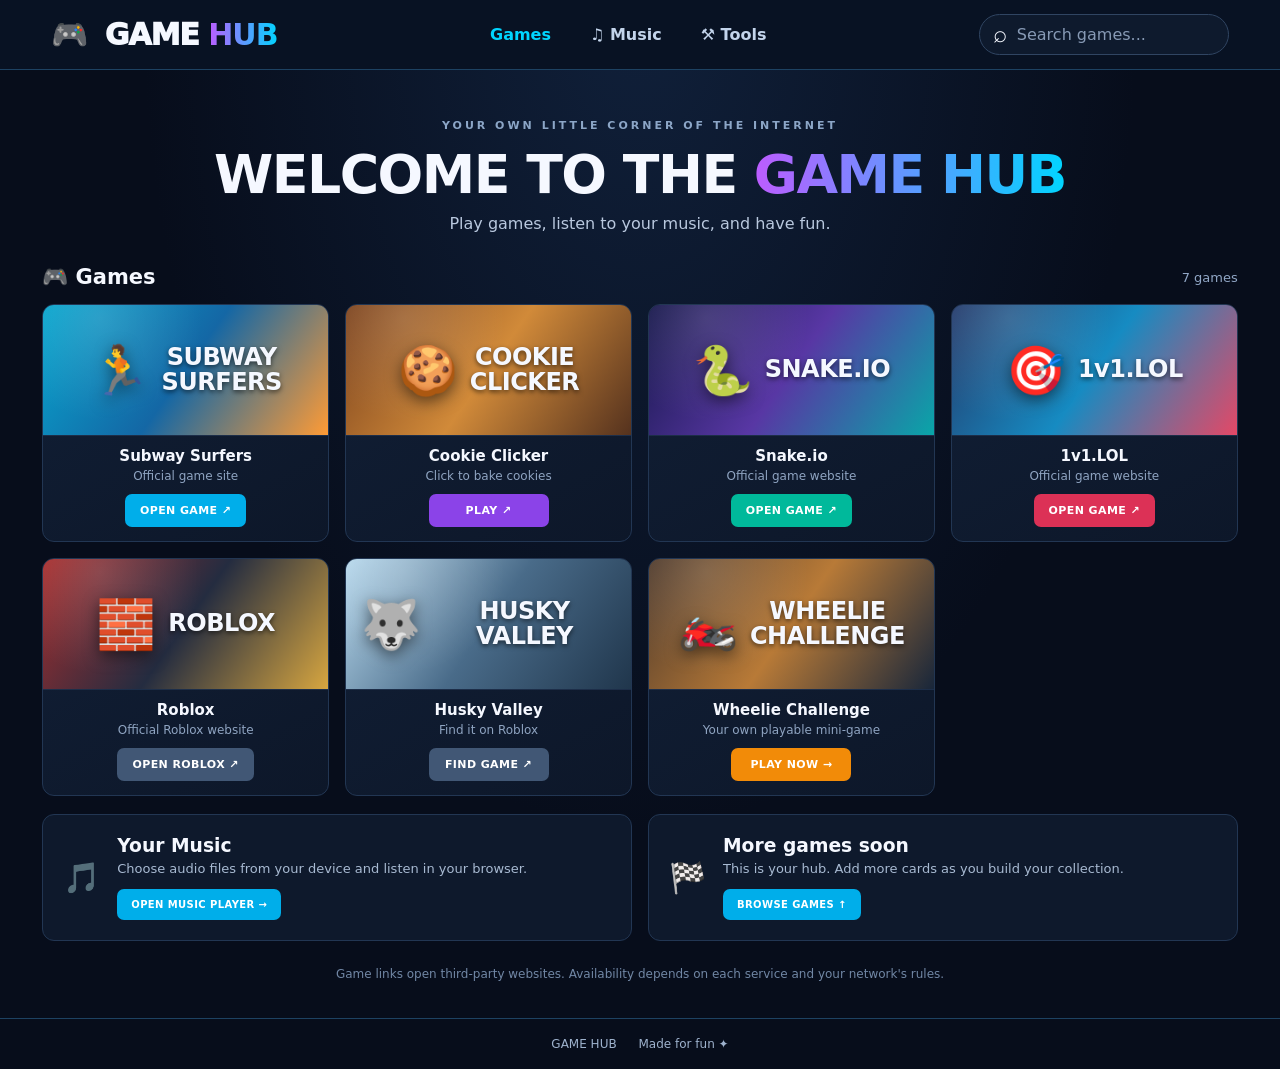
<file: index.html>
<!doctype html>
<html lang="en">
<head>
  <meta charset="utf-8">
  <meta name="viewport" content="width=device-width, initial-scale=1">
  <title>Game Hub</title>
  <link rel="stylesheet" href="style.css">
</head>
<body>
<header class="topbar">
  <a class="brand" href="index.html"><span class="brand-icon">🎮</span> GAME <b>HUB</b></a>
  <nav><a class="active" href="#games">Games</a><a href="music.html">♫ Music</a><a href="#tools">⚒ Tools</a></nav>
  <label class="search"><span>⌕</span><input id="search" type="search" placeholder="Search games..." aria-label="Search games"></label>
</header>
<main>
  <section class="hero">
    <p class="eyebrow">YOUR OWN LITTLE CORNER OF THE INTERNET</p>
    <h1>WELCOME TO THE <span>GAME HUB</span></h1>
    <p>Play games, listen to your music, and have fun.</p>
  </section>
  <section id="games">
    <div class="section-heading"><h2>🎮 Games</h2><span id="count">7 games</span></div>
    <div class="game-grid" id="gameGrid">
      <article class="game-card" data-name="subway surfers">
        <div class="art art-subway"><span>🏃</span><strong>SUBWAY<br>SURFERS</strong></div>
        <div class="card-info"><h3>Subway Surfers</h3><p>Official game site</p><a class="play" href="https://subwaysurfers.com/" target="_blank" rel="noopener">OPEN GAME ↗</a></div>
      </article>
      <article class="game-card" data-name="cookie clicker">
        <div class="art art-cookie"><span>🍪</span><strong>COOKIE<br>CLICKER</strong></div>
        <div class="card-info"><h3>Cookie Clicker</h3><p>Click to bake cookies</p><a class="play purple" href="https://orteil.dashnet.org/cookieclicker/" target="_blank" rel="noopener">PLAY ↗</a></div>
      </article>
      <article class="game-card" data-name="snake io snakeio">
        <div class="art art-snake"><span>🐍</span><strong>SNAKE.IO</strong></div>
        <div class="card-info"><h3>Snake.io</h3><p>Official game website</p><a class="play green" href="https://snake.io/" target="_blank" rel="noopener">OPEN GAME ↗</a></div>
      </article>
      <article class="game-card" data-name="1v1 lol 1v1lol">
        <div class="art art-shooter"><span>🎯</span><strong>1v1.LOL</strong></div>
        <div class="card-info"><h3>1v1.LOL</h3><p>Official game website</p><a class="play red" href="https://1v1.lol/" target="_blank" rel="noopener">OPEN GAME ↗</a></div>
      </article>
      <article class="game-card" data-name="roblox">
        <div class="art art-roblox"><span>🧱</span><strong>ROBLOX</strong></div>
        <div class="card-info"><h3>Roblox</h3><p>Official Roblox website</p><a class="play slate" href="https://www.roblox.com/" target="_blank" rel="noopener">OPEN ROBLOX ↗</a></div>
      </article>
      <article class="game-card" data-name="husky valley husky valley roblox">
        <div class="art art-husky"><span>🐺</span><strong>HUSKY VALLEY</strong></div>
        <div class="card-info"><h3>Husky Valley</h3><p>Find it on Roblox</p><a class="play slate" href="https://www.roblox.com/discover/" target="_blank" rel="noopener">FIND GAME ↗</a></div>
      </article>
      <article class="game-card" data-name="wheelie motorcycle bike">
        <div class="art art-wheelie"><span>🏍️</span><strong>WHEELIE<br>CHALLENGE</strong></div>
        <div class="card-info"><h3>Wheelie Challenge</h3><p>Your own playable mini-game</p><a class="play orange" href="wheelie.html">PLAY NOW →</a></div>
      </article>
    </div>
    <p class="empty hidden" id="empty">No games match your search.</p>
  </section>
  <section class="feature-row" id="tools">
    <div class="feature"><span class="feature-icon">🎵</span><div><h3>Your Music</h3><p>Choose audio files from your device and listen in your browser.</p><a class="small-btn" href="music.html">OPEN MUSIC PLAYER →</a></div></div>
    <div class="feature"><span class="feature-icon">🏁</span><div><h3>More games soon</h3><p>This is your hub. Add more cards as you build your collection.</p><a class="small-btn" href="#games">BROWSE GAMES ↑</a></div></div>
  </section>
  <p class="note">Game links open third-party websites. Availability depends on each service and your network's rules.</p>
</main>
<footer>GAME HUB <span>Made for fun ✦</span></footer>
<script>
const search = document.getElementById('search');
const cards = [...document.querySelectorAll('.game-card')];
search.addEventListener('input', () => {
  const q = search.value.trim().toLowerCase();
  let shown = 0;
  cards.forEach(card => {
    const match = card.dataset.name.includes(q);
    card.classList.toggle('hidden', !match);
    if (match) shown++;
  });
  document.getElementById('count').textContent = shown + (shown === 1 ? ' game' : ' games');
  document.getElementById('empty').classList.toggle('hidden', shown !== 0);
});
</script>
</body>
</html>
</file>
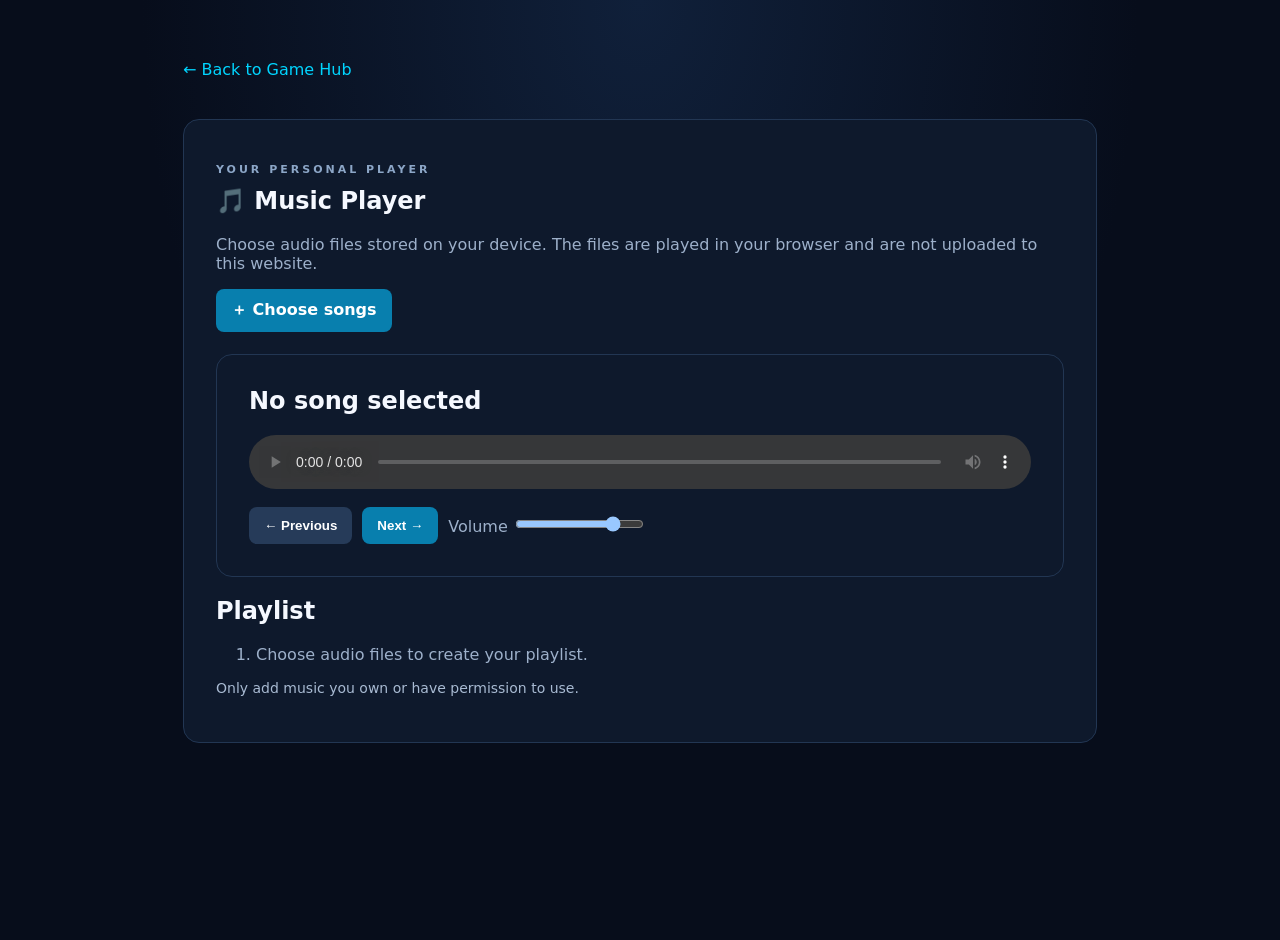
<file: music.html>
<!doctype html>
<html lang="en"><head><meta charset="utf-8"><meta name="viewport" content="width=device-width, initial-scale=1"><title>Music Player - Game Hub</title><link rel="stylesheet" href="style.css"></head>
<body><div class="page-wrap"><a class="back" href="index.html">← Back to Game Hub</a><section class="panel"><p class="eyebrow">YOUR PERSONAL PLAYER</p><h1>🎵 Music Player</h1><p class="muted">Choose audio files stored on your device. The files are played in your browser and are not uploaded to this website.</p>
<label class="file-label" for="songs" style="display:inline-block">＋ Choose songs</label><input id="songs" type="file" accept="audio/*" multiple style="display:none">
<div class="panel" style="margin-top:22px"><h2 id="trackTitle">No song selected</h2><audio id="audio" controls style="width:100%"></audio><div class="controls" style="margin-top:14px"><button id="prev" class="secondary">← Previous</button><button id="next">Next →</button><label class="muted">Volume <input id="volume" type="range" min="0" max="1" step=".05" value=".8"></label></div></div>
<h2>Playlist</h2><ol id="playlist" class="muted"><li>Choose audio files to create your playlist.</li></ol><p class="status">Only add music you own or have permission to use.</p></section></div>
<script>
const picker=document.getElementById('songs'),audio=document.getElementById('audio'),title=document.getElementById('trackTitle'),list=document.getElementById('playlist'),volume=document.getElementById('volume');
let tracks=[],current=0,urls=[];
picker.addEventListener('change',()=>{urls.forEach(URL.revokeObjectURL);tracks=[...picker.files];urls=tracks.map(f=>URL.createObjectURL(f));current=0;render();if(tracks.length)play(0)});
function render(){list.innerHTML='';if(!tracks.length){list.innerHTML='<li>Choose audio files to create your playlist.</li>';title.textContent='No song selected';return}tracks.forEach((f,i)=>{const li=document.createElement('li');const b=document.createElement('button');b.className='secondary';b.style.margin='5px';b.textContent=f.name;b.addEventListener('click',()=>play(i));li.appendChild(b);list.appendChild(li)})}
function play(i){if(!tracks.length)return;current=(i+tracks.length)%tracks.length;audio.src=urls[current];title.textContent=tracks[current].name;audio.play().catch(()=>{});renderActive()}
function renderActive(){[...list.children].forEach((li,i)=>{const b=li.querySelector('button');if(b)b.style.outline=i===current?'2px solid #00d5ff':''})}
document.getElementById('prev').onclick=()=>play(current-1);document.getElementById('next').onclick=()=>play(current+1);audio.addEventListener('ended',()=>play(current+1));volume.addEventListener('input',()=>audio.volume=Number(volume.value));audio.volume=.8;
</script></body></html>
</file>
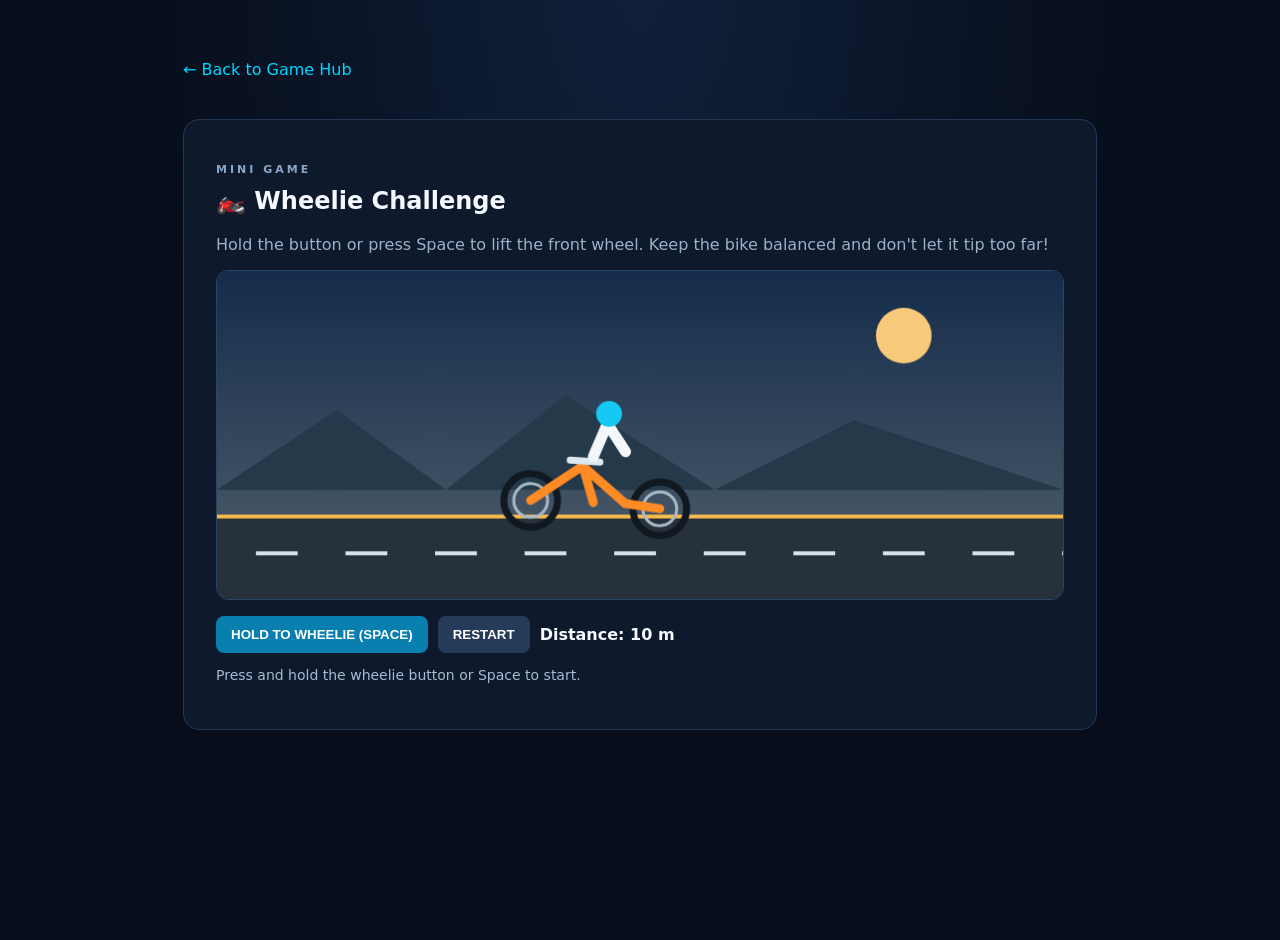
<file: wheelie.html>
<!doctype html>
<html lang="en"><head><meta charset="utf-8"><meta name="viewport" content="width=device-width, initial-scale=1"><title>Wheelie Challenge</title><link rel="stylesheet" href="style.css"></head>
<body><div class="page-wrap"><a class="back" href="index.html">← Back to Game Hub</a><section class="panel"><p class="eyebrow">MINI GAME</p><h1>🏍️ Wheelie Challenge</h1><p class="muted">Hold the button or press Space to lift the front wheel. Keep the bike balanced and don't let it tip too far!</p>
<div style="background:#07101d;border:1px solid #2b4565;border-radius:12px;overflow:hidden"><canvas id="game" width="850" height="330" style="display:block;width:100%;height:auto;touch-action:manipulation"></canvas></div>
<div class="controls" style="margin-top:16px"><button id="wheelie">HOLD TO WHEELIE (SPACE)</button><button class="secondary" id="restart">RESTART</button><strong id="score">Distance: 0 m</strong></div><p class="status" id="status">Press and hold the wheelie button or Space to start.</p></section></div><script src="wheelie.js"></script></body></html>
</file>
<file: style.css>
*{box-sizing:border-box} :root{color-scheme:dark;--bg:#070d1b;--panel:#101b30;--line:#223653;--cyan:#00d5ff;--purple:#a855f7;--muted:#9db0ca}
body{margin:0;background:radial-gradient(ellipse at top,#10203a 0,#070d1b 55%);color:#f5f8ff;font-family:Inter,ui-sans-serif,system-ui,-apple-system,Segoe UI,sans-serif;min-height:100vh}
a{color:inherit;text-decoration:none}.topbar{height:auto;min-height:70px;padding:14px clamp(16px,4vw,54px);display:flex;align-items:center;justify-content:space-between;gap:24px;border-bottom:1px solid #1d4262;background:#081223;position:sticky;top:0;z-index:5}
.brand{font-size:clamp(20px,2.4vw,30px);font-weight:950;letter-spacing:-1px;white-space:nowrap}.brand-icon{margin-right:8px}.brand b,.hero h1 span{background:linear-gradient(90deg,#bd5cff,#00d5ff);-webkit-background-clip:text;background-clip:text;color:transparent}
nav{display:flex;gap:clamp(12px,3vw,35px);font-weight:700;color:#c3d4eb}nav a{padding:10px 2px}nav a:hover,nav .active{color:var(--cyan)}
.search{display:flex;align-items:center;gap:8px;background:#0e1a2d;border:1px solid #304562;border-radius:25px;padding:9px 13px;min-width:170px;max-width:250px;width:23%}.search span{font-size:24px;line-height:15px}.search input{min-width:0;width:100%;background:transparent;border:0;outline:0;color:white;font:inherit}.search input::placeholder{color:#879ab5}
main{max-width:1440px;margin:auto;padding:0 clamp(16px,3.3vw,46px)}.hero{text-align:center;padding:38px 12px 24px}.eyebrow{font-size:11px;letter-spacing:3px;color:#8ca6c7;font-weight:800}.hero h1{font-size:clamp(27px,4.2vw,54px);line-height:1.08;margin:14px 0 10px;letter-spacing:-1.5px}.hero p:last-child{color:#b9c8de;margin:0}
.section-heading{display:flex;align-items:center;justify-content:space-between;margin:8px 0 15px}.section-heading h2{font-size:21px;margin:0}.section-heading span{color:#91a7c6;font-size:13px}
.game-grid{display:grid;grid-template-columns:repeat(4,minmax(0,1fr));gap:16px}.game-card{border:1px solid var(--line);border-radius:12px;overflow:hidden;background:linear-gradient(150deg,#111f36,#0d1729);transition:transform .18s,border-color .18s}.game-card:hover{transform:translateY(-3px);border-color:#4b7aab}.art{height:130px;display:flex;align-items:center;justify-content:center;gap:12px;padding:15px;text-align:center;position:relative;overflow:hidden}.art:before{content:"";position:absolute;inset:0;background:radial-gradient(circle at 20% 10%,#ffffff22,transparent 40%)}.art span{font-size:48px;filter:drop-shadow(0 5px 8px #0008)}.art strong{font-size:clamp(17px,2vw,24px);line-height:1.05;text-shadow:0 2px 5px #0009;letter-spacing:-.5px}.art-subway{background:linear-gradient(125deg,#07a6ce,#1467a5,#ff9b35)}.art-cookie{background:linear-gradient(125deg,#7c431e,#d18a39,#55321e)}.art-snake{background:linear-gradient(125deg,#16174b,#5837a4,#09a6a8)}.art-shooter{background:linear-gradient(125deg,#243a6b,#168bc2,#e44866)}.art-roblox{background:linear-gradient(125deg,#a82d2d,#242c40,#d7a640)}.art-husky{background:linear-gradient(125deg,#b8d9ed,#496b89,#20364c)}.art-wheelie{background:linear-gradient(125deg,#4e3a2c,#b87a37,#18263a)}.card-info{padding:11px 13px 14px;text-align:center;border-top:1px solid #1d2e49}.card-info h3{font-size:15px;margin:0 0 4px}.card-info p{font-size:12px;color:#8fa4c1;margin:0 0 11px}.play,.small-btn{display:inline-block;border:0;border-radius:7px;background:#00aeea;color:white;font-weight:850;font-size:11px;letter-spacing:.4px;padding:10px 15px;min-width:120px;text-align:center;cursor:pointer}.play:hover,.small-btn:hover{filter:brightness(1.15)}.purple{background:#8b43e8}.green{background:#00b99b}.red{background:#dc3156}.slate{background:#415775}.orange{background:#f28b08}.feature-row{display:grid;grid-template-columns:1fr 1fr;gap:16px;margin:18px 0}.feature{display:flex;align-items:center;gap:17px;padding:20px;border:1px solid var(--line);border-radius:12px;background:#0e192c}.feature-icon{font-size:30px}.feature h3{margin:0 0 5px}.feature p{font-size:13px;color:#a8bad2;margin:0 0 13px}.small-btn{font-size:10px;min-width:0;padding:10px 14px}.note{text-align:center;color:#7187a5;font-size:12px;padding:8px 0 25px}footer{border-top:1px solid #1d4262;text-align:center;padding:18px;color:#9eb2cd;font-size:12px}footer span{margin-left:18px}.hidden{display:none!important}
.page-wrap{max-width:950px;margin:40px auto;padding:0 18px}.panel{background:#0e192c;border:1px solid var(--line);border-radius:16px;padding:clamp(18px,4vw,32px);margin:20px 0}.panel h1,.panel h2{margin-top:0}.muted{color:var(--muted)}.back{display:inline-block;color:var(--cyan);margin:20px 0}.controls{display:flex;gap:10px;flex-wrap:wrap;align-items:center}.controls button,.file-label{border:0;border-radius:8px;padding:11px 15px;background:#087fae;color:white;font-weight:800;cursor:pointer}.controls button.secondary{background:#263b59}.controls input[type=range]{max-width:180px}.status{color:#a8bad2;font-size:14px}
@media(max-width:900px){.game-grid{grid-template-columns:repeat(2,minmax(0,1fr))}.topbar{flex-wrap:wrap}.search{width:100%;max-width:none;order:3}nav{margin-left:auto}}
@media(max-width:520px){nav{order:2;width:100%;justify-content:space-around}.game-grid{gap:10px}.art{height:110px;flex-direction:column;gap:2px}.art span{font-size:32px}.art strong{font-size:16px}.feature-row{grid-template-columns:1fr}.hero{padding-top:26px}}
</file>
